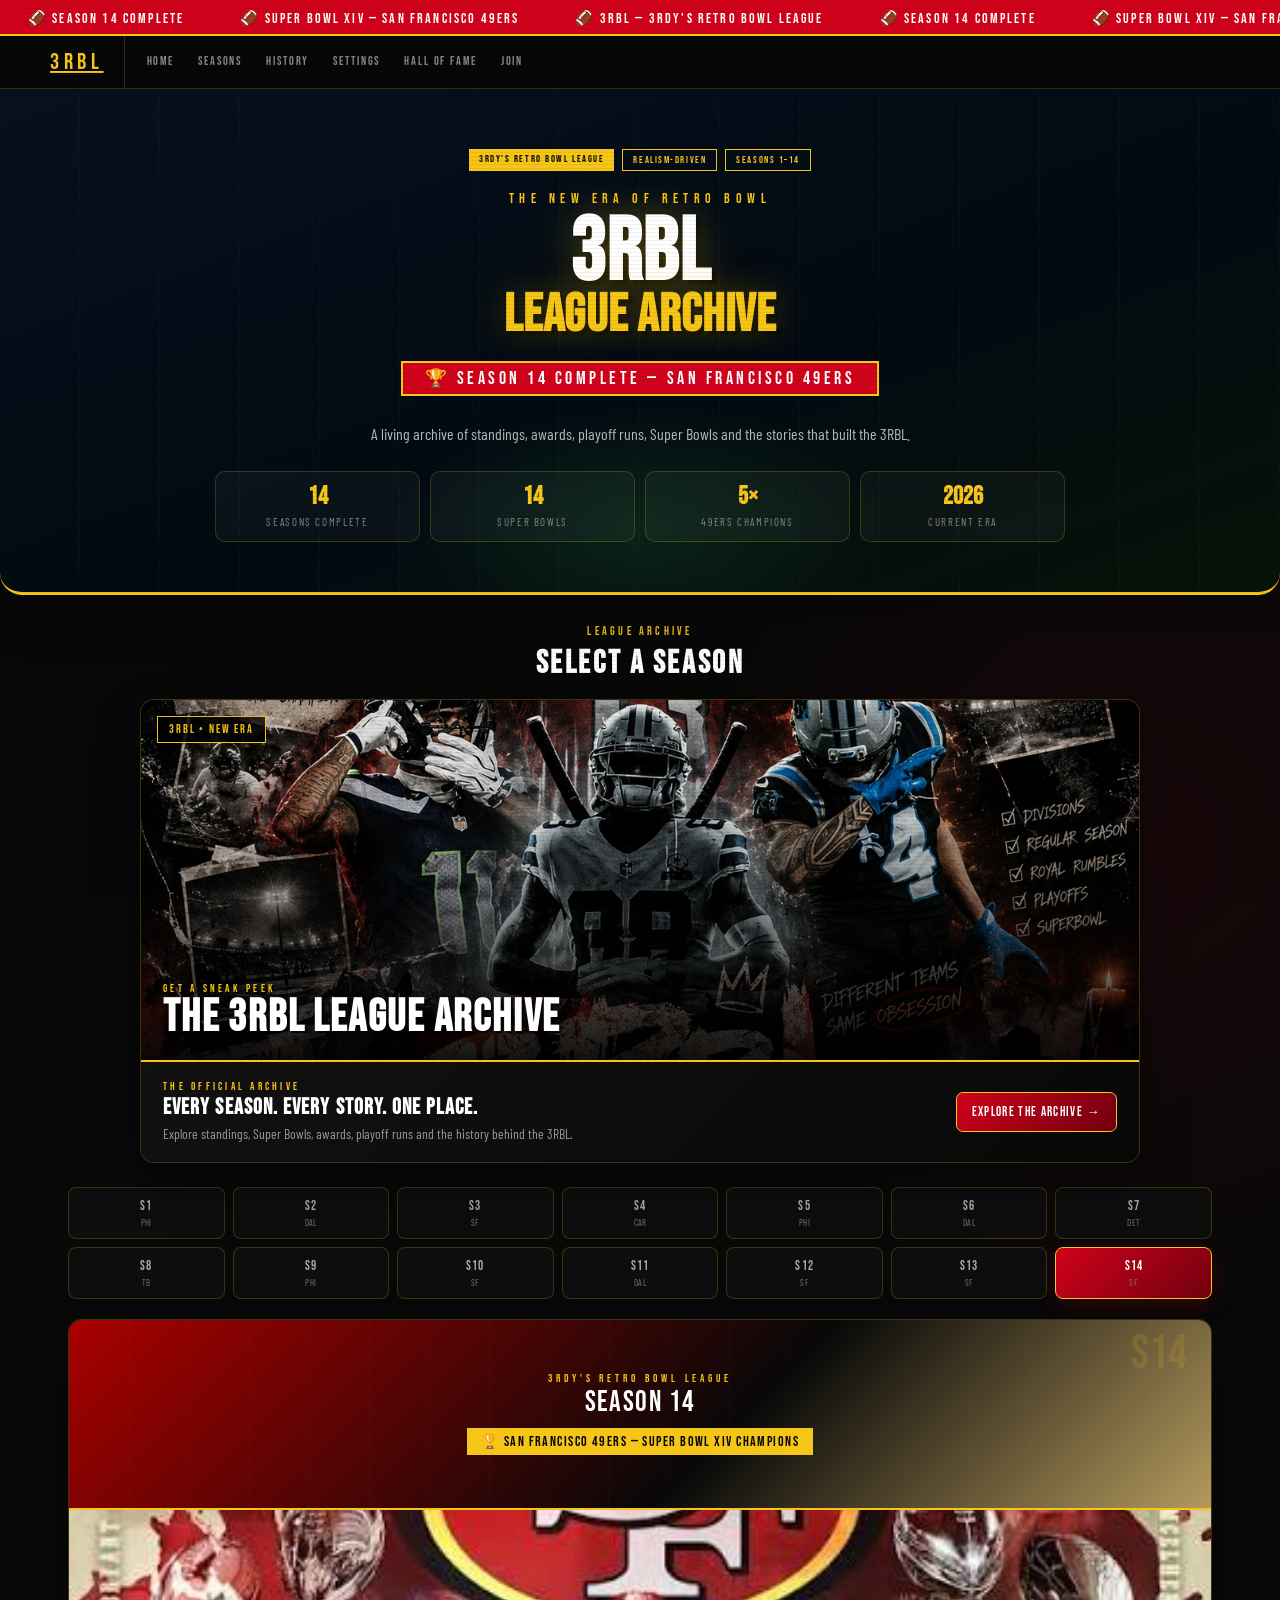
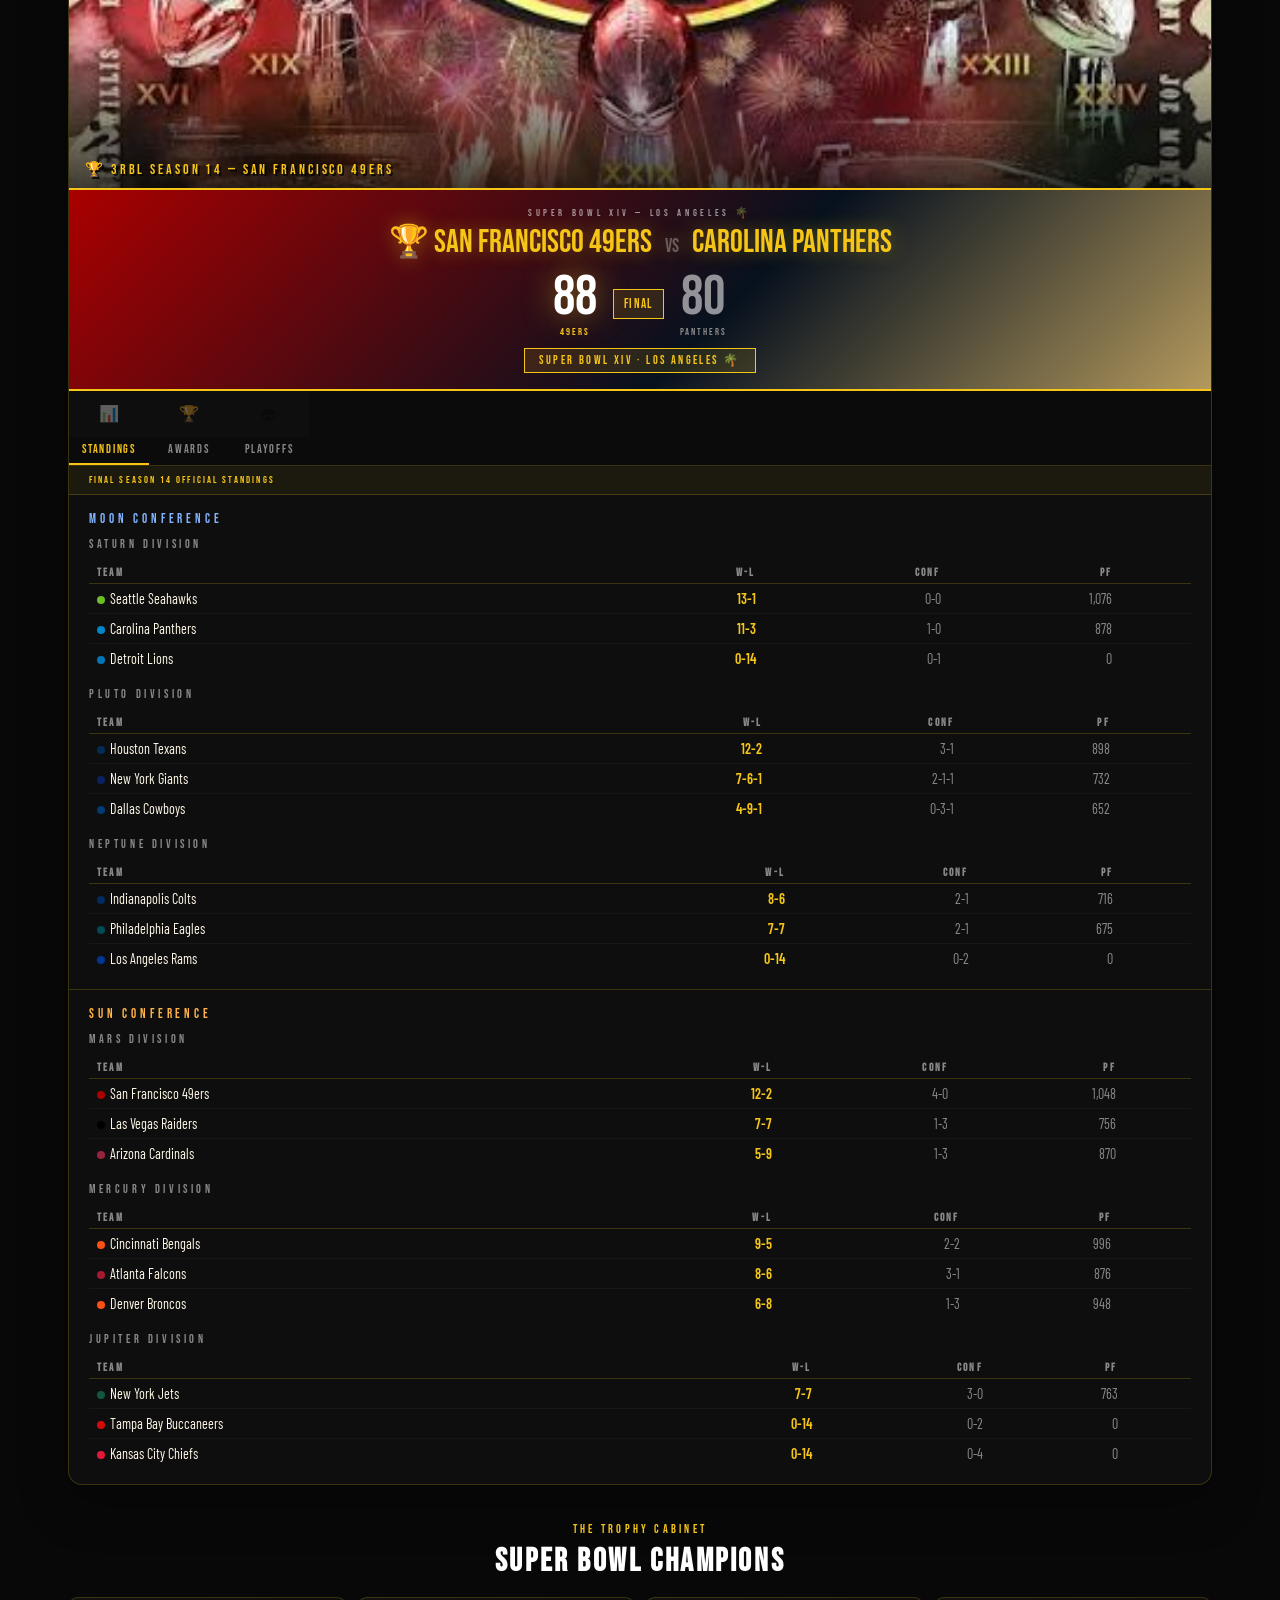
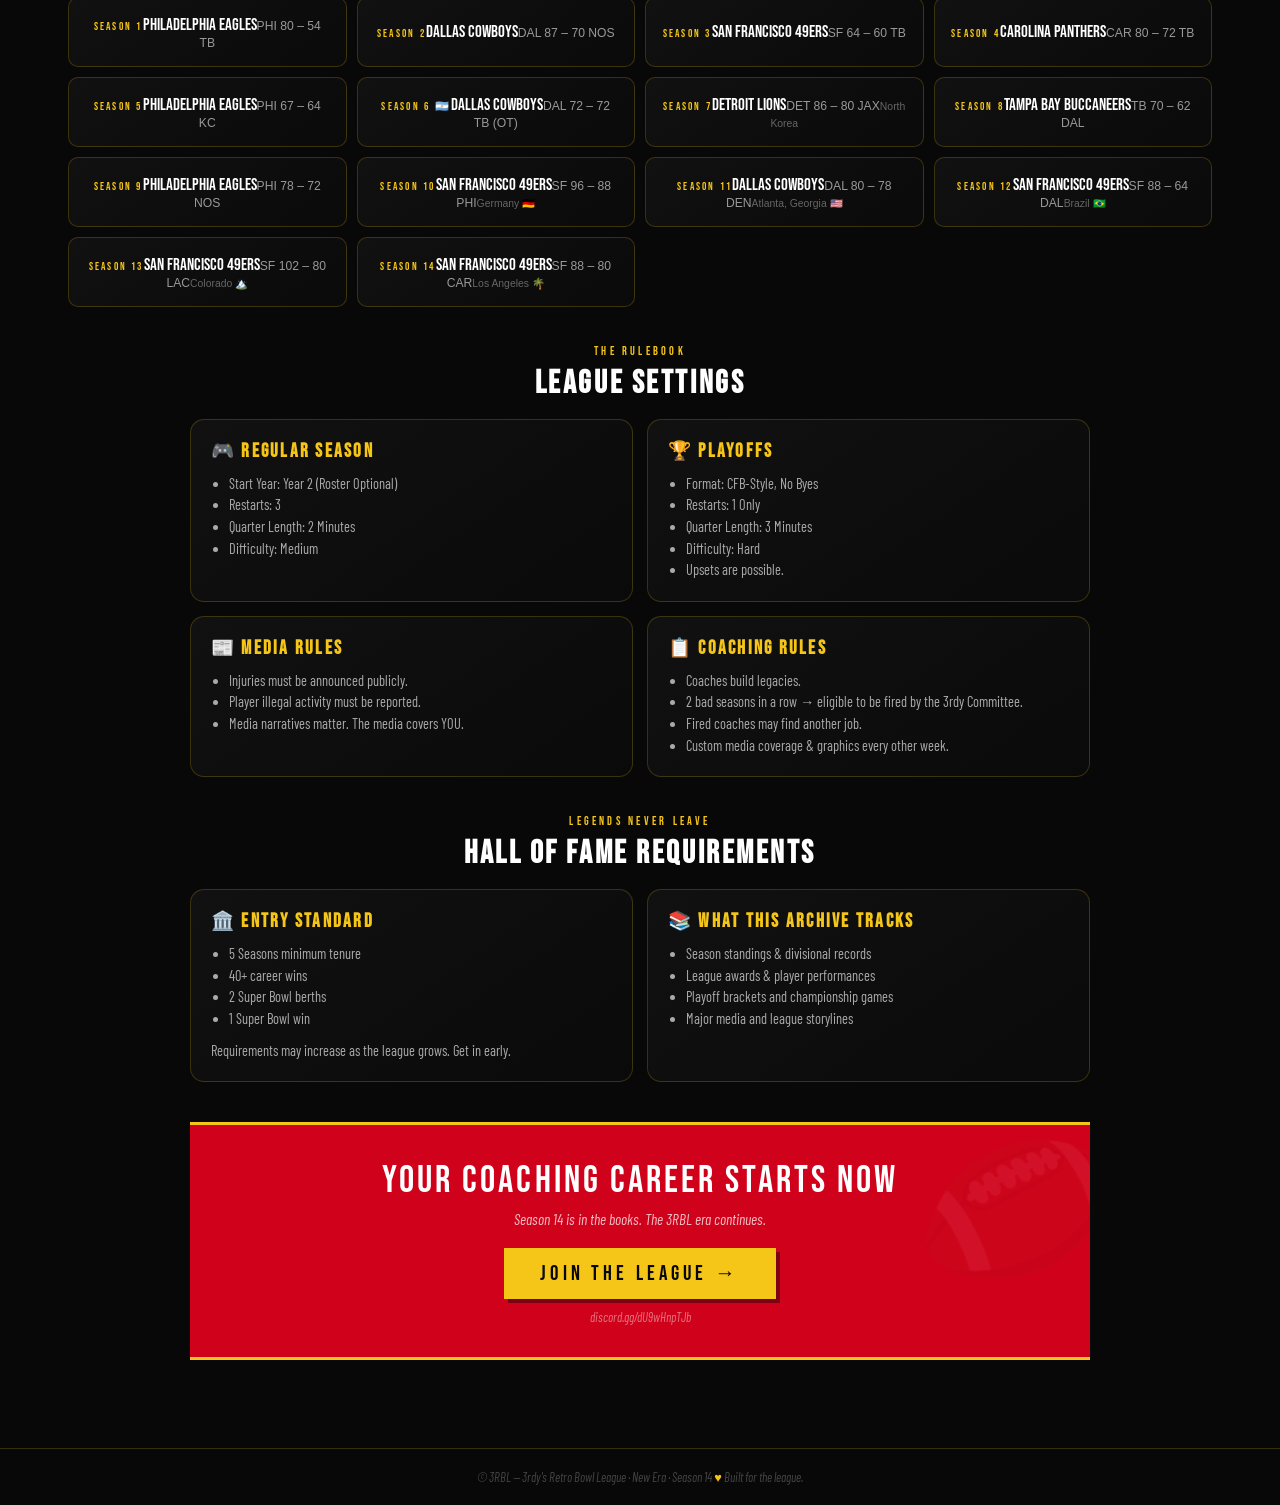
<file: index.html>
<!DOCTYPE html>
<html lang="en">
<head>
<meta charset="UTF-8">
<meta name="viewport" content="width=device-width, initial-scale=1.0">
<meta name="theme-color" content="#080808">
<meta name="description" content="3RBL, 3rdy's Retro Bowl League. Seasons 1–14, standings, awards, playoffs and Super Bowl history.">
<meta property="og:title" content="3RBL — 3rdy's Retro Bowl League">
<meta property="og:description" content="Explore the official 3RBL league archive, Super Bowls, seasons, standings, awards and the New Era.">
<meta property="og:type" content="website">
<meta property="og:url" content="https://3rdgearprod.github.io/3RBL-NEW-ERA/">
<meta property="og:image" content="https://3rdgearprod.github.io/3RBL-NEW-ERA/assets/images/3rbl-discord-preview.jpg">
<meta property="og:image:width" content="1200">
<meta property="og:image:height" content="630">
<meta property="og:image:type" content="image/jpeg">
<meta property="og:image:alt" content="3RBL New Era Halloween Retro Bowl League graphic">
<meta name="twitter:card" content="summary_large_image">
<meta name="twitter:title" content="3RBL — 3rdy's Retro Bowl League">
<meta name="twitter:description" content="The official 3RBL league archive. Seasons, Super Bowls, standings, awards and more.">
<meta name="twitter:image" content="https://3rdgearprod.github.io/3RBL-NEW-ERA/assets/images/3rbl-discord-preview.jpg">
<title>3RBL — 3rdy's Retro Bowl League</title>
<link rel="preconnect" href="https://fonts.googleapis.com">
<link rel="preconnect" href="https://fonts.gstatic.com" crossorigin>
<link href="https://fonts.googleapis.com/css2?family=Bebas+Neue&family=Barlow+Condensed:ital,wght@0,300;0,400;0,600;0,700;1,300;1,400;1,600&display=swap" rel="stylesheet">
<link rel="stylesheet" href="css/styles.css">
</head>
<body>
<div class="ticker"><div class="ticker-inner"><span>SEASON 14 COMPLETE</span><span>SUPER BOWL XIV — SAN FRANCISCO 49ERS</span><span>3RBL — 3RDY'S RETRO BOWL LEAGUE</span><span>SEASON 14 COMPLETE</span><span>SUPER BOWL XIV — SAN FRANCISCO 49ERS</span><span>3RBL — 3RDY'S RETRO BOWL LEAGUE</span></div></div>
<nav>
  <div class="nav-shell">
    <a class="nav-brand" href="#home">3RBL</a>
    <div class="nav-links">
      <a href="#home">HOME</a>
      <a href="#seasons">SEASONS</a>
      <a href="#history">HISTORY</a>
      <a href="#settings">SETTINGS</a>
      <a href="#hof">HALL OF FAME</a>
      <a href="#join">JOIN</a>
    </div>
  </div>
</nav>

<section id="home" class="hero">
  <div class="hero-inner">
    <div class="hero-badges"><span class="badge">3RDY'S RETRO BOWL LEAGUE</span><span class="badge outline">REALISM-DRIVEN</span><span class="badge outline">SEASONS 1–14</span></div>
    <div class="hero-eyebrow">THE NEW ERA OF RETRO BOWL</div>
    <h1 class="hero-title">3RBL <em>LEAGUE ARCHIVE</em></h1>
    <div class="hero-season-badge">🏆 SEASON 14 COMPLETE — SAN FRANCISCO 49ERS</div>
    <p class="hero-sub">A living archive of standings, awards, playoff runs, Super Bowls and the stories that built the 3RBL.</p>
    <div class="quick-stats">
      <div class="quick-stat"><b>14</b><span>Seasons Complete</span></div>
      <div class="quick-stat"><b>14</b><span>Super Bowls</span></div>
      <div class="quick-stat"><b>5×</b><span>49ers Champions</span></div>
      <div class="quick-stat"><b>2026</b><span>Current Era</span></div>
    </div>
  </div>
</section>

<main>
  <section id="seasons" class="section-wrap">
    <div class="section-kicker">LEAGUE ARCHIVE</div>
    <h2 class="section-heading">SELECT A SEASON</h2>
    <div class="website-preview">
      <div class="website-preview-media">
        <img src="assets/images/3rbl-website-preview.webp" alt="3RBL Retro Bowl League website preview" loading="eager" decoding="async">
        <div class="website-preview-shade"></div>
        <div class="website-preview-badge">3RBL • NEW ERA</div>
        <div class="website-preview-caption">
          <span>GET A SNEAK PEEK</span>
          <strong>THE 3RBL LEAGUE ARCHIVE</strong>
        </div>
      </div>
      <div class="website-preview-copy">
        <div>
          <div class="preview-kicker">THE OFFICIAL ARCHIVE</div>
          <h3>EVERY SEASON. EVERY STORY. ONE PLACE.</h3>
          <p>Explore standings, Super Bowls, awards, playoff runs and the history behind the 3RBL.</p>
        </div>
        <button class="preview-btn" onclick="document.getElementById('seasons').scrollIntoView({behavior:'smooth'})">EXPLORE THE ARCHIVE →</button>
      </div>
    </div>
    <div class="season-picker"><button class="season-pick" data-season="1" onclick="loadSeason(1)">S1<span class="pick-champ">PHI</span></button><button class="season-pick" data-season="2" onclick="loadSeason(2)">S2<span class="pick-champ">DAL</span></button><button class="season-pick" data-season="3" onclick="loadSeason(3)">S3<span class="pick-champ">SF</span></button><button class="season-pick" data-season="4" onclick="loadSeason(4)">S4<span class="pick-champ">CAR</span></button><button class="season-pick" data-season="5" onclick="loadSeason(5)">S5<span class="pick-champ">PHI</span></button><button class="season-pick" data-season="6" onclick="loadSeason(6)">S6<span class="pick-champ">DAL</span></button><button class="season-pick" data-season="7" onclick="loadSeason(7)">S7<span class="pick-champ">DET</span></button><button class="season-pick" data-season="8" onclick="loadSeason(8)">S8<span class="pick-champ">TB</span></button><button class="season-pick" data-season="9" onclick="loadSeason(9)">S9<span class="pick-champ">PHI</span></button><button class="season-pick" data-season="10" onclick="loadSeason(10)">S10<span class="pick-champ">SF</span></button><button class="season-pick" data-season="11" onclick="loadSeason(11)">S11<span class="pick-champ">DAL</span></button><button class="season-pick" data-season="12" onclick="loadSeason(12)">S12<span class="pick-champ">SF</span></button><button class="season-pick" data-season="13" onclick="loadSeason(13)">S13<span class="pick-champ">SF</span></button><button class="season-pick active" data-season="14" onclick="loadSeason(14)">S14<span class="pick-champ">SF</span></button></div>
    <div id="season-stage" class="season-stage"><div class="season-loading">LOADING SEASON 14…</div></div>
  </section>

  <section id="history" class="section-wrap" style="margin-top:38px">
    <div class="section-kicker">THE TROPHY CABINET</div>
    <h2 class="section-heading">SUPER BOWL CHAMPIONS</h2>
    <div class="history-grid"><button class="history-card" onclick="loadSeason(1)"><span class="yr">SEASON 1</span><span class="winner">Philadelphia Eagles</span><span class="score">PHI 80 – 54 TB</span></button><button class="history-card" onclick="loadSeason(2)"><span class="yr">SEASON 2</span><span class="winner">Dallas Cowboys</span><span class="score">DAL 87 – 70 NOS</span></button><button class="history-card" onclick="loadSeason(3)"><span class="yr">SEASON 3</span><span class="winner">San Francisco 49ers</span><span class="score">SF 64 – 60 TB</span></button><button class="history-card" onclick="loadSeason(4)"><span class="yr">SEASON 4</span><span class="winner">Carolina Panthers</span><span class="score">CAR 80 – 72 TB</span></button><button class="history-card" onclick="loadSeason(5)"><span class="yr">SEASON 5</span><span class="winner">Philadelphia Eagles</span><span class="score">PHI 67 – 64 KC</span></button><button class="history-card" onclick="loadSeason(6)"><span class="yr">SEASON 6 🇦🇷</span><span class="winner">Dallas Cowboys</span><span class="score">DAL 72 – 72 TB (OT)</span></button><button class="history-card" onclick="loadSeason(7)"><span class="yr">SEASON 7</span><span class="winner">Detroit Lions</span><span class="score">DET 86 – 80 JAX</span><span class="venue">North Korea</span></button><button class="history-card" onclick="loadSeason(8)"><span class="yr">SEASON 8</span><span class="winner">Tampa Bay Buccaneers</span><span class="score">TB 70 – 62 DAL</span></button><button class="history-card" onclick="loadSeason(9)"><span class="yr">SEASON 9</span><span class="winner">Philadelphia Eagles</span><span class="score">PHI 78 – 72 NOS</span></button><button class="history-card" onclick="loadSeason(10)"><span class="yr">SEASON 10</span><span class="winner">San Francisco 49ers</span><span class="score">SF 96 – 88 PHI</span><span class="venue">Germany 🇩🇪</span></button><button class="history-card" onclick="loadSeason(11)"><span class="yr">SEASON 11</span><span class="winner">Dallas Cowboys</span><span class="score">DAL 80 – 78 DEN</span><span class="venue">Atlanta, Georgia 🇺🇸</span></button><button class="history-card" onclick="loadSeason(12)"><span class="yr">SEASON 12</span><span class="winner">San Francisco 49ers</span><span class="score">SF 88 – 64 DAL</span><span class="venue">Brazil 🇧🇷</span></button><button class="history-card" onclick="loadSeason(13)"><span class="yr">SEASON 13</span><span class="winner">San Francisco 49ers</span><span class="score">SF 102 – 80 LAC</span><span class="venue">Colorado 🏔️</span></button><button class="history-card" onclick="loadSeason(14)"><span class="yr">SEASON 14</span><span class="winner">San Francisco 49ers</span><span class="score">SF 88 – 80 CAR</span><span class="venue">Los Angeles 🌴</span></button></div>
  </section>

  <section id="settings" class="section-wrap" style="margin-top:38px">
    <div class="section-kicker">THE RULEBOOK</div>
    <h2 class="section-heading">LEAGUE SETTINGS</h2>
    <div class="info-grid">
      <article class="info-card"><h3>🎮 REGULAR SEASON</h3><ul><li>Start Year: Year 2 (Roster Optional)</li><li>Restarts: 3</li><li>Quarter Length: 2 Minutes</li><li>Difficulty: Medium</li></ul></article>
      <article class="info-card"><h3>🏆 PLAYOFFS</h3><ul><li>Format: CFB-Style, No Byes</li><li>Restarts: 1 Only</li><li>Quarter Length: 3 Minutes</li><li>Difficulty: Hard</li><li>Upsets are possible.</li></ul></article>
      <article class="info-card"><h3>📰 MEDIA RULES</h3><ul><li>Injuries must be announced publicly.</li><li>Player illegal activity must be reported.</li><li>Media narratives matter. The media covers YOU.</li></ul></article>
      <article class="info-card"><h3>📋 COACHING RULES</h3><ul><li>Coaches build legacies.</li><li>2 bad seasons in a row → eligible to be fired by the 3rdy Committee.</li><li>Fired coaches may find another job.</li><li>Custom media coverage & graphics every other week.</li></ul></article>
    </div>
  </section>

  <section id="hof" class="section-wrap" style="margin-top:38px">
    <div class="section-kicker">LEGENDS NEVER LEAVE</div>
    <h2 class="section-heading">HALL OF FAME REQUIREMENTS</h2>
    <div class="info-grid">
      <article class="info-card"><h3>🏛️ ENTRY STANDARD</h3><ul><li>5 Seasons minimum tenure</li><li>40+ career wins</li><li>2 Super Bowl berths</li><li>1 Super Bowl win</li></ul><p style="margin-top:10px">Requirements may increase as the league grows. Get in early.</p></article>
      <article class="info-card"><h3>📚 WHAT THIS ARCHIVE TRACKS</h3><ul><li>Season standings & divisional records</li><li>League awards & player performances</li><li>Playoff brackets and championship games</li><li>Major media and league storylines</li></ul></article>
    </div>
  </section>

  <section id="join" class="cta-wrap">
    <div class="cta-block">
      <div class="cta-h">YOUR COACHING CAREER STARTS NOW</div>
      <div class="cta-sub">Season 14 is in the books. The 3RBL era continues.</div>
      <a class="cta-btn" href="https://discord.gg/dU9wHnpTJb" target="_blank" rel="noopener">JOIN THE LEAGUE →</a>
      <span class="cta-discord">discord.gg/dU9wHnpTJb</span>
    </div>
  </section>
</main>

<footer>© 3RBL — 3rdy's Retro Bowl League · New Era · Season 14 <span style="color:var(--gold)">♥</span> Built for the league.</footer>
<script src="js/app.js"></script>
</body>
</html>
</file>
<file: css/styles.css>
*,*::before,*::after{box-sizing:border-box;margin:0;padding:0}
:root{
  --gold:#F5C518;--gold2:#FFD700;--red:#D0021B;--red2:#FF1A30;
  --dark:#080808;--navy:#07111E;--panel:#0E0E0E;--panel2:#141414;
  --grass:#1A6B34;--grass2:#22904A;
  --cream:#FFF8E7;--dim:#888;--dimmer:#444;--border:rgba(245,197,24,0.2);
}
html{scroll-behavior:smooth}
body{background:var(--dark);color:var(--cream);font-family:'Barlow Condensed',sans-serif;overflow-x:hidden}
body::after{content:'';position:fixed;inset:0;background:repeating-linear-gradient(0deg,transparent,transparent 3px,rgba(0,0,0,0.06) 3px,rgba(0,0,0,0.06) 4px);pointer-events:none;z-index:9999}
.ticker{background:var(--red);border-bottom:2px solid var(--gold);overflow:hidden;padding:7px 0;position:sticky;top:0;z-index:100}
.ticker-inner{display:inline-flex;white-space:nowrap;animation:tick 28s linear infinite}
.ticker-inner span{font-family:'Bebas Neue',sans-serif;font-size:.9rem;letter-spacing:.15em;color:#fff;padding:0 28px}
.ticker-inner span::before{content:'🏈 '}
@keyframes tick{0%{transform:translateX(0)}100%{transform:translateX(-50%)}}
nav{background:rgba(8,8,8,.97);border-bottom:1px solid var(--border);padding:0 20px;display:flex;align-items:center;position:sticky;top:35px;z-index:99;backdrop-filter:blur(8px)}
.nav-brand{font-family:'Bebas Neue',sans-serif;font-size:1.3rem;letter-spacing:.2em;color:var(--gold);padding:12px 20px 12px 0;border-right:1px solid var(--border);margin-right:10px;white-space:nowrap}
.nav-links{display:flex;overflow-x:auto;scrollbar-width:none}
.nav-links::-webkit-scrollbar{display:none}
.nav-links a{font-family:'Bebas Neue',sans-serif;font-size:.85rem;letter-spacing:.15em;color:var(--dim);padding:13px 16px;text-decoration:none;border-bottom:2px solid transparent;white-space:nowrap;transition:color .2s,border-color .2s}
.nav-links a:hover,.nav-links a.active{color:var(--gold);border-bottom-color:var(--gold)}
.hero{background:linear-gradient(160deg,var(--navy) 0%,#020A12 55%,#071208 100%);padding:60px 20px 50px;text-align:center;position:relative;overflow:hidden;border-bottom:3px solid var(--gold)}
.hero::before{content:'';position:absolute;inset:0;background:repeating-linear-gradient(90deg,transparent 0,transparent 79px,rgba(255,255,255,.02) 79px,rgba(255,255,255,.02) 80px);pointer-events:none}
.hero::after{content:'';position:absolute;bottom:-60px;left:50%;transform:translateX(-50%);width:500px;height:250px;background:radial-gradient(ellipse,rgba(30,107,52,.25) 0%,transparent 70%);pointer-events:none}
.hero-badges{display:flex;justify-content:center;flex-wrap:wrap;gap:8px;margin-bottom:20px;position:relative;z-index:2}
.badge{background:var(--gold);color:var(--dark);font-family:'Bebas Neue',sans-serif;font-size:.65rem;letter-spacing:.15em;padding:4px 10px}
.badge.outline{background:transparent;color:var(--gold);border:1px solid var(--gold)}
.hero-eyebrow{font-family:'Bebas Neue',sans-serif;font-size:.85rem;letter-spacing:.4em;color:var(--gold);position:relative;z-index:2;margin-bottom:8px}
.hero-title{font-family:'Bebas Neue',sans-serif;font-size:clamp(3rem,12vw,5.5rem);line-height:.88;color:#fff;text-shadow:0 0 40px rgba(245,197,24,.35),4px 4px 0 rgba(0,0,0,.6);position:relative;z-index:2;margin-bottom:8px}
.hero-title em{color:var(--gold);font-style:normal;display:block;font-size:.6em}
.hero-season-badge{display:inline-block;background:var(--red);border:2px solid var(--gold);font-family:'Bebas Neue',sans-serif;font-size:1.1rem;letter-spacing:.2em;color:#fff;padding:5px 22px;margin:14px 0;position:relative;z-index:2;animation:pulse-b 2.5s ease-in-out infinite}
@keyframes pulse-b{0%,100%{box-shadow:0 0 0 0 rgba(245,197,24,.5)}50%{box-shadow:0 0 0 8px rgba(245,197,24,0)}}
.sb-banner{background:linear-gradient(135deg,var(--grass) 0%,var(--grass2) 100%);border:2px solid var(--gold2);padding:16px 24px;margin:0 auto 16px;max-width:600px;position:relative;z-index:2;animation:glow-g 3s ease-in-out infinite}
@keyframes glow-g{0%,100%{box-shadow:0 0 0 rgba(34,144,74,0)}50%{box-shadow:0 0 20px rgba(34,144,74,.4)}}
.sb-banner .sb-label{font-family:'Bebas Neue',sans-serif;font-size:.7rem;letter-spacing:.3em;color:rgba(255,255,255,.7);display:block;margin-bottom:4px}
.sb-banner .sb-main{font-family:'Bebas Neue',sans-serif;font-size:clamp(1.2rem,4vw,1.8rem);color:#fff;text-shadow:2px 2px 0 rgba(0,0,0,.5)}
.sb-banner .sb-sub{font-size:.85rem;font-style:italic;color:rgba(255,255,255,.8);margin-top:4px}
.hero-vibe{font-size:1rem;font-style:italic;color:var(--dim);position:relative;z-index:2}
.slots-bar{background:var(--gold);color:var(--dark);text-align:center;padding:12px;font-family:'Bebas Neue',sans-serif;font-size:1.25rem;letter-spacing:.15em;animation:flicker 6s ease-in-out infinite}
@keyframes flicker{0%,96%,100%{opacity:1}97%{opacity:.6}98%{opacity:1}99%{opacity:.4}}
.section-title{font-family:'Bebas Neue',sans-serif;font-size:2rem;letter-spacing:.2em;color:var(--gold);border-bottom:2px solid var(--border);padding-bottom:10px;margin-bottom:24px;display:flex;align-items:center;gap:12px}
.section-title span{font-size:.8rem;color:var(--dim);font-family:'Barlow Condensed',sans-serif;font-style:italic;font-weight:400}
.card{background:var(--panel);border:1px solid var(--border);border-left:4px solid var(--gold);padding:20px;margin-bottom:12px}
.card.red-left{border-left-color:var(--red)}.card.grass-left{border-left-color:var(--grass2)}
.card-title{font-family:'Bebas Neue',sans-serif;font-size:1.1rem;letter-spacing:.2em;color:var(--gold);margin-bottom:12px;padding-bottom:8px;border-bottom:1px solid var(--border)}
.card-title.red{color:var(--red2)}
.season-card{background:var(--panel);border:1px solid var(--border);margin-bottom:32px;overflow:hidden}
.season-header{background:linear-gradient(135deg,var(--navy) 0%,#030D1A 100%);border-bottom:2px solid var(--gold);padding:20px 24px;position:relative;overflow:hidden}
.season-header::before{content:'';position:absolute;inset:0;background:repeating-linear-gradient(90deg,transparent 0,transparent 59px,rgba(255,255,255,.02) 59px,rgba(255,255,255,.02) 60px)}
.season-num{font-family:'Bebas Neue',sans-serif;font-size:3rem;color:rgba(245,197,24,.15);position:absolute;right:24px;top:10px;line-height:1;pointer-events:none}
.season-eyebrow{font-family:'Bebas Neue',sans-serif;font-size:.7rem;letter-spacing:.35em;color:var(--gold);margin-bottom:4px}
.season-title{font-family:'Bebas Neue',sans-serif;font-size:1.8rem;color:#fff;letter-spacing:.05em;line-height:1}
.season-champ{display:inline-flex;align-items:center;background:var(--gold);color:var(--dark);font-family:'Bebas Neue',sans-serif;font-size:.9rem;letter-spacing:.1em;padding:5px 14px;margin-top:10px}

/* ── BANNER IMAGE ZONE ── */
.season-img-wrap{position:relative;width:100%;height:200px;overflow:hidden;border-bottom:2px solid var(--gold);background:rgba(7,17,30,.6)}
.s-hero-img{width:100%;height:100%;object-fit:cover;display:block;transition:transform .4s}
.season-img-wrap:hover .s-hero-img{transform:scale(1.03)}
.season-img-overlay{position:absolute;inset:0;background:linear-gradient(to top,rgba(8,8,8,.75) 0%,transparent 55%);pointer-events:none}
.season-img-caption{position:absolute;bottom:10px;left:16px;font-family:'Bebas Neue',sans-serif;font-size:.68rem;letter-spacing:.2em;color:rgba(255,255,255,.4);pointer-events:none}
.season-img-placeholder{width:100%;height:100%;display:flex;flex-direction:column;align-items:center;justify-content:center;gap:8px;cursor:pointer;transition:background .2s;border:2px dashed rgba(245,197,24,.12)}
.season-img-placeholder:hover{background:rgba(245,197,24,.04)}
.season-img-placeholder .ph-icon{font-size:2.2rem;opacity:.25}
.season-img-placeholder .ph-text{font-family:'Bebas Neue',sans-serif;font-size:.68rem;letter-spacing:.2em;color:var(--dimmer)}
.season-img-edit{position:absolute;top:10px;right:10px;background:rgba(0,0,0,.8);border:1px solid var(--gold);color:var(--gold);font-family:'Bebas Neue',sans-serif;font-size:.6rem;letter-spacing:.12em;padding:5px 10px;cursor:pointer;opacity:0;transition:opacity .2s;z-index:5}
.season-img-wrap:hover .season-img-edit{opacity:1}

/* ── TABS WITH THUMBNAIL STRIP ── */
.tab-row{display:flex;border-bottom:1px solid var(--border);overflow-x:auto;scrollbar-width:none;background:rgba(0,0,0,.25)}
.tab-row::-webkit-scrollbar{display:none}
.tab-btn{display:flex;flex-direction:column;align-items:center;padding:0;background:none;border:none;border-bottom:2px solid transparent;cursor:pointer;transition:border-color .2s;flex-shrink:0;min-width:80px;overflow:hidden}
.tab-btn.active,.tab-btn:hover{border-bottom-color:var(--gold)}
.tab-thumb{width:100%;height:46px;object-fit:cover;display:block;opacity:.5;filter:grayscale(50%);transition:opacity .2s,filter .2s}
.tab-btn.active .tab-thumb,.tab-btn:hover .tab-thumb{opacity:1;filter:none}
.tab-thumb-ph{width:100%;height:46px;background:var(--panel2);display:flex;align-items:center;justify-content:center;font-size:1rem;opacity:.35}
.tab-label{font-family:'Bebas Neue',sans-serif;font-size:.72rem;letter-spacing:.15em;color:var(--dim);padding:6px 12px 7px;transition:color .2s;white-space:nowrap}
.tab-btn.active .tab-label,.tab-btn:hover .tab-label{color:var(--gold)}
.tab-add-btn{margin-left:auto;min-width:58px}
.tab-content{display:none}.tab-content.active{display:block}

/* ── IMAGE MODAL ── */
.img-modal{display:none;position:fixed;inset:0;background:rgba(0,0,0,.88);z-index:2000;align-items:center;justify-content:center;backdrop-filter:blur(6px)}
.img-modal.open{display:flex}
.img-modal-box{background:var(--panel);border:2px solid var(--gold);padding:24px;max-width:440px;width:92%;position:relative}
.img-modal-title{font-family:'Bebas Neue',sans-serif;font-size:.95rem;letter-spacing:.18em;color:var(--gold);margin-bottom:16px}
.img-modal-close{position:absolute;top:10px;right:14px;background:none;border:none;color:var(--dim);font-size:1.4rem;cursor:pointer;line-height:1;transition:color .2s}
.img-modal-close:hover{color:#fff}
.img-input-lbl{font-family:'Bebas Neue',sans-serif;font-size:.6rem;letter-spacing:.2em;color:var(--dim);display:block;margin-bottom:5px}
.img-url-input{width:100%;background:var(--panel2);border:1px solid var(--border);color:var(--cream);font-family:'Barlow Condensed',sans-serif;font-size:.9rem;padding:9px 12px;outline:none;transition:border-color .2s;margin-bottom:10px}
.img-url-input:focus{border-color:var(--gold)}
.img-url-input::placeholder{color:var(--dimmer);font-style:italic}
.img-or{text-align:center;color:var(--dimmer);font-family:'Bebas Neue',sans-serif;font-size:.7rem;letter-spacing:.2em;margin:6px 0}
.img-file-lbl{display:block;background:rgba(245,197,24,.07);border:1px dashed rgba(245,197,24,.25);color:var(--cream);font-family:'Bebas Neue',sans-serif;font-size:.7rem;letter-spacing:.15em;padding:10px 16px;cursor:pointer;transition:background .2s;text-align:center}
.img-file-lbl:hover{background:rgba(245,197,24,.14)}
.img-file-input{display:none}
.img-preview{width:100%;height:88px;object-fit:cover;margin-top:10px;border:1px solid var(--border);display:none}
.img-preview.show{display:block}
.img-modal-btns{display:flex;gap:8px;margin-top:14px}
.img-apply{flex:1;background:var(--gold);color:var(--dark);font-family:'Bebas Neue',sans-serif;font-size:.85rem;letter-spacing:.15em;border:none;padding:11px;cursor:pointer}
.img-apply:hover{opacity:.85}
.img-clear{background:var(--panel2);color:var(--dim);font-family:'Bebas Neue',sans-serif;font-size:.85rem;letter-spacing:.12em;border:1px solid var(--border);padding:11px 16px;cursor:pointer}
.img-clear:hover{color:#fff}
.img-which-row{display:flex;gap:6px;margin-bottom:12px;flex-wrap:wrap}
.img-which-btn{background:var(--panel2);border:1px solid var(--border);color:var(--dim);font-family:'Bebas Neue',sans-serif;font-size:.65rem;letter-spacing:.1em;padding:5px 10px;cursor:pointer;transition:all .2s}
.img-which-btn.sel{background:rgba(245,197,24,.15);border-color:var(--gold);color:var(--gold)}

/* STANDINGS */
.conf-block{padding:16px 20px;border-bottom:1px solid var(--border)}.conf-block:last-child{border-bottom:none}
.conf-label{font-family:'Bebas Neue',sans-serif;font-size:.8rem;letter-spacing:.3em;margin-bottom:10px;display:flex;align-items:center;gap:8px}
.conf-label.moon{color:#82B4FF}.conf-label.sun{color:#FFB347}
table.standings{width:100%;border-collapse:collapse;font-size:.88rem}
table.standings th{font-family:'Bebas Neue',sans-serif;font-size:.7rem;letter-spacing:.2em;color:var(--dim);padding:4px 8px;text-align:left;border-bottom:1px solid var(--border)}
table.standings th:not(:first-child){text-align:right}
table.standings td{padding:6px 8px;border-bottom:1px solid rgba(255,255,255,.04)}
table.standings tr:last-child td{border-bottom:none}
table.standings td:not(:first-child){text-align:right;color:var(--dim)}
table.standings td.record{color:var(--gold);font-weight:600}
.tdot{width:8px;height:8px;border-radius:50%;display:inline-block;margin-right:5px;vertical-align:middle;flex-shrink:0}
.awards-grid{display:grid;grid-template-columns:1fr 1fr;gap:10px;padding:16px 20px}
@media(max-width:480px){.awards-grid,.allpro-grid{grid-template-columns:1fr}}
.award-item{background:var(--panel2);border:1px solid var(--border);padding:12px 14px}
.award-label{font-family:'Bebas Neue',sans-serif;font-size:.65rem;letter-spacing:.2em;color:var(--gold);display:block;margin-bottom:4px}
.award-name{font-size:.9rem;font-weight:600;color:#fff;line-height:1.2}
.award-stat{font-size:.78rem;font-style:italic;color:var(--dim);margin-top:3px;line-height:1.3}
.award-item.full{grid-column:1/-1}
.allpro-grid{display:grid;grid-template-columns:1fr 1fr;gap:8px;padding:16px 20px}
.allpro-item{background:var(--panel2);border:1px solid rgba(255,255,255,.06);padding:10px 12px;display:flex;align-items:center;gap:10px}
.allpro-pos{font-family:'Bebas Neue',sans-serif;font-size:.65rem;letter-spacing:.2em;color:var(--gold);width:36px;flex-shrink:0}
.allpro-name{font-size:.88rem;font-weight:600;color:#fff;line-height:1.2}
.allpro-team{font-size:.75rem;font-style:italic;color:var(--dim)}
.playoff-block{padding:16px 20px;border-top:1px solid var(--border)}
.playoff-title{font-family:'Bebas Neue',sans-serif;font-size:.75rem;letter-spacing:.3em;color:var(--dim);margin-bottom:10px}
.game-row{display:flex;align-items:center;gap:8px;margin-bottom:6px;font-size:.88rem;flex-wrap:wrap}
.game-seed{font-family:'Bebas Neue',sans-serif;font-size:.7rem;color:var(--dim);width:20px;flex-shrink:0}
.game-team{font-weight:600;color:var(--cream)}
.game-score{font-family:'Bebas Neue',sans-serif;font-size:1rem;color:var(--gold);padding:0 6px}
.game-score.win{color:#4CAF50}.game-row .sep{color:var(--dimmer)}
.final-game{background:linear-gradient(135deg,rgba(245,197,24,.08) 0%,transparent 100%);border:1px solid var(--gold);padding:10px 14px;margin-bottom:6px}
.final-game .game-team{color:var(--gold)}
.settings-grid{display:grid;grid-template-columns:1fr 1fr;gap:10px}
@media(max-width:480px){.settings-grid{grid-template-columns:1fr}}
.stat-box{background:var(--panel2);border:1px solid rgba(255,255,255,.06);padding:12px 14px}
.stat-box .slabel{font-family:'Bebas Neue',sans-serif;font-size:.6rem;letter-spacing:.2em;color:var(--gold);display:block;margin-bottom:3px}
.stat-box .sval{font-size:.95rem;font-weight:600;color:#fff}
.hof-section{background:linear-gradient(135deg,rgba(245,197,24,.06) 0%,transparent 100%);border:2px solid var(--gold);padding:24px;margin-top:32px;text-align:center}
.hof-title{font-family:'Bebas Neue',sans-serif;font-size:1.8rem;letter-spacing:.25em;color:var(--gold2);text-shadow:0 0 20px rgba(245,197,24,.4);margin-bottom:16px}
.hof-grid{display:grid;grid-template-columns:repeat(2,1fr);gap:8px;margin-bottom:12px}
.hof-req{background:rgba(245,197,24,.07);border:1px solid rgba(245,197,24,.25);padding:10px;font-family:'Bebas Neue',sans-serif;font-size:.9rem;letter-spacing:.1em;color:var(--cream)}
.hof-req small{display:block;font-family:'Barlow Condensed',sans-serif;font-size:.7rem;color:var(--dim);letter-spacing:.05em;font-style:italic;font-weight:400;margin-top:2px}
.rule-list{list-style:none}
.rule-list li{padding:8px 0;border-bottom:1px solid rgba(255,255,255,.05);font-size:.9rem;display:flex;gap:10px;align-items:flex-start;line-height:1.4}
.rule-list li:last-child{border-bottom:none}
.rule-list li .ico{flex-shrink:0;margin-top:1px}
.rule-list li strong{color:var(--gold)}.hl{color:#FF5555;font-weight:700}
.cta-block{background:var(--red);border-top:3px solid var(--gold);border-bottom:3px solid var(--gold);padding:32px 20px;text-align:center;position:relative;overflow:hidden;margin-top:40px}
.cta-block::before{content:'🏈';position:absolute;font-size:9rem;opacity:.06;top:-10px;right:-20px;transform:rotate(20deg);pointer-events:none}
.cta-h{font-family:'Bebas Neue',sans-serif;font-size:clamp(1.6rem,5vw,2.4rem);letter-spacing:.08em;color:#fff;margin-bottom:6px}
.cta-sub{font-size:.95rem;font-style:italic;color:rgba(255,255,255,.75);margin-bottom:20px}
.cta-btn{display:inline-block;background:var(--gold);color:var(--dark);font-family:'Bebas Neue',sans-serif;font-size:1.3rem;letter-spacing:.2em;padding:13px 36px;text-decoration:none;box-shadow:4px 4px 0 rgba(0,0,0,.4);transition:transform .12s,box-shadow .12s}
.cta-btn:hover{transform:translate(-2px,-2px);box-shadow:6px 6px 0 rgba(0,0,0,.5)}
.cta-discord{display:block;margin-top:10px;font-size:.8rem;color:rgba(255,255,255,.45);font-style:italic}
footer{text-align:center;padding:20px;border-top:1px solid var(--border);font-size:.8rem;font-style:italic;color:var(--dimmer)}
.record-badge{font-family:'Bebas Neue',sans-serif;font-size:.75rem;background:var(--gold);color:var(--dark);padding:1px 6px;margin-left:6px}
.record-badge.champ{background:var(--red);color:#fff}
.afk-row td{opacity:.4;font-style:italic}
.dal{background:#003B75}.phi{background:#004C54}.nos{background:#8B7D5B}.tb{background:#D50A0A}
.kc{background:#E31837}.car{background:#0085CA}.lac{background:#002A5E}.ne{background:#002244}
.lar{background:#003594}.det{background:#0076B6}.den{background:#FB4F14}.arz{background:#97233F}
.nyg{background:#0B2265}.nyj{background:#125740}.sf{background:#AA0000}.cin{background:#FB4F14}
.hou{background:#03202F}.atl{background:#A71930}.ten{background:#4B92DB}.jax{background:#006778}
.chi{background:#0B162A}.pit{background:#FFB612}

.roll-year{font-family:'Bebas Neue',sans-serif;font-size:.65rem;letter-spacing:.2em;color:var(--dim)}
.roll-team{font-family:'Bebas Neue',sans-serif;font-size:1rem;color:var(--gold);margin:4px 0}
.roll-score{font-size:.75rem;color:var(--dim)}


/* =========================================================
   3RBL RESTRUCTURED SITE OVERRIDES
   Content lives in /seasons and championship images live in
   /assets/images. Keep this layer for site-wide presentation.
   ========================================================= */
:root{
  --max:1180px;
  --radius:14px;
  --shadow:0 18px 50px rgba(0,0,0,.32);
}
body{background:
  radial-gradient(circle at 15% 0%,rgba(245,197,24,.06),transparent 28rem),
  radial-gradient(circle at 90% 18%,rgba(208,2,27,.08),transparent 30rem),
  var(--dark);
}
main{max-width:var(--max);margin:0 auto;padding:0 18px 60px}
.nav-shell{width:100%;max-width:var(--max);margin:0 auto;display:flex;align-items:center}
nav{padding:0 18px}
.nav-brand{font-size:1.45rem}
.nav-links a{font-size:.78rem;padding-inline:12px}
.nav-links a.season-link{color:#aaa}
.hero{border-radius:0 0 22px 22px;box-shadow:var(--shadow);margin-bottom:24px}
.hero-inner{max-width:900px;margin:0 auto;position:relative;z-index:2}
.hero-copy{max-width:760px;margin:0 auto}
.hero-title{letter-spacing:.01em}
.hero-sub{font-size:1rem;color:#b9b9b9;max-width:640px;margin:12px auto 0;line-height:1.45}
.quick-stats{display:grid;grid-template-columns:repeat(4,1fr);gap:10px;max-width:850px;margin:26px auto 0;position:relative;z-index:2}
.quick-stat{background:rgba(255,255,255,.035);border:1px solid var(--border);padding:13px 10px;border-radius:10px}
.quick-stat b{display:block;font-family:'Bebas Neue',sans-serif;font-size:1.55rem;color:var(--gold);line-height:1}
.quick-stat span{display:block;font-size:.68rem;letter-spacing:.15em;color:#888;margin-top:5px;text-transform:uppercase}
.section-wrap{max-width:var(--max);margin:0 auto}
.section-kicker{font-family:'Bebas Neue',sans-serif;color:var(--gold);letter-spacing:.28em;font-size:.72rem;text-align:center;margin:30px 0 6px}
.section-heading{text-align:center;font-family:'Bebas Neue',sans-serif;font-size:2rem;letter-spacing:.08em;color:#fff;margin-bottom:16px}
.season-picker{display:grid;grid-template-columns:repeat(7,1fr);gap:8px;margin:0 auto 20px}
.season-pick{appearance:none;border:1px solid var(--border);background:#0d0d0d;color:#aaa;padding:10px 6px;font-family:'Bebas Neue',sans-serif;letter-spacing:.08em;cursor:pointer;border-radius:8px;transition:.18s ease}
.season-pick:hover{color:#fff;border-color:rgba(245,197,24,.55);transform:translateY(-1px)}
.season-pick.active{background:linear-gradient(135deg,var(--red),#70000e);border-color:var(--gold);color:#fff;box-shadow:0 7px 20px rgba(208,2,27,.18)}
.season-pick .pick-champ{display:block;font-family:'Barlow Condensed',sans-serif;font-size:.55rem;color:#777;margin-top:3px;letter-spacing:.03em;white-space:nowrap;overflow:hidden;text-overflow:ellipsis}
.season-stage{min-height:260px}
.season-loading{border:1px dashed var(--border);border-radius:var(--radius);padding:60px 20px;text-align:center;color:#777;font-family:'Bebas Neue',sans-serif;letter-spacing:.2em}
.season-view{max-width:none!important;margin:0!important;padding:0!important}
.season-card{box-shadow:var(--shadow);border-radius:var(--radius);overflow:hidden}
.season-header{min-height:190px;display:flex;flex-direction:column;justify-content:center;align-items:center;text-align:center;padding:28px 18px!important}
.season-img-wrap{height:280px!important}
.s-hero-img{width:100%;height:100%;object-fit:cover;display:block}
.tab-content{animation:fadeIn .2s ease}
@keyframes fadeIn{from{opacity:.3;transform:translateY(3px)}to{opacity:1;transform:none}}
.history-grid{display:grid;grid-template-columns:repeat(4,1fr);gap:10px}
.history-card{background:linear-gradient(145deg,#111,#0a0a0a);border:1px solid var(--border);padding:16px;border-radius:10px;cursor:pointer;transition:.18s ease}
.history-card:hover{transform:translateY(-2px);border-color:rgba(245,197,24,.55)}
.history-card .yr{font-family:'Bebas Neue',sans-serif;color:var(--gold);font-size:.7rem;letter-spacing:.2em}
.history-card .winner{font-family:'Bebas Neue',sans-serif;color:#fff;font-size:1.08rem;margin:5px 0}
.history-card .score{font-size:.76rem;color:#999}
.history-card .venue{font-size:.65rem;color:#666;margin-top:5px}
.info-grid{display:grid;grid-template-columns:1fr 1fr;gap:14px;max-width:900px;margin:0 auto}
.info-card{background:linear-gradient(145deg,#111,#0a0a0a);border:1px solid var(--border);border-radius:var(--radius);padding:20px}
.info-card h3{font-family:'Bebas Neue',sans-serif;color:var(--gold);letter-spacing:.12em;margin-bottom:10px}
.info-card p,.info-card li{color:#aaa;line-height:1.5;font-size:.9rem}
.info-card ul{padding-left:18px}
.cta-wrap{max-width:900px;margin:28px auto 0}
footer{margin-top:28px!important}
@media(max-width:850px){
  .quick-stats{grid-template-columns:repeat(2,1fr)}
  .season-picker{grid-template-columns:repeat(5,1fr)}
  .history-grid{grid-template-columns:repeat(2,1fr)}
}
@media(max-width:560px){
  main{padding-inline:10px}
  nav{padding-inline:8px}
  .nav-brand{font-size:1.15rem;padding-right:10px}
  .nav-links a{padding-inline:9px;font-size:.7rem}
  .hero{padding:42px 14px 34px}
  .hero-title{font-size:clamp(2.8rem,18vw,4.3rem)}
  .season-picker{grid-template-columns:repeat(4,1fr)}
  .history-grid,.info-grid{grid-template-columns:1fr}
  .season-img-wrap{height:220px!important}
}

/* 3RBL website sneak-peek */
.website-preview{max-width:1000px;margin:0 auto 24px;background:linear-gradient(145deg,#101010,#080808);border:1px solid var(--border);border-radius:var(--radius);overflow:hidden;box-shadow:var(--shadow);position:relative}
.website-preview-media{height:360px;position:relative;overflow:hidden;background:#050505}
.website-preview-media img{width:100%;height:100%;object-fit:cover;object-position:center center;display:block;transition:transform .5s ease}
.website-preview:hover .website-preview-media img{transform:scale(1.025)}
.website-preview-shade{position:absolute;inset:0;background:linear-gradient(180deg,rgba(0,0,0,.05) 20%,rgba(0,0,0,.22) 45%,rgba(0,0,0,.9) 100%);pointer-events:none}
.website-preview-badge{position:absolute;top:16px;left:16px;background:rgba(0,0,0,.78);border:1px solid var(--gold);color:var(--gold);padding:6px 11px;font-family:'Bebas Neue',sans-serif;font-size:.72rem;letter-spacing:.16em}
.website-preview-caption{position:absolute;left:22px;bottom:20px;display:flex;flex-direction:column;gap:2px;text-shadow:2px 2px 0 rgba(0,0,0,.75)}
.website-preview-caption span,.preview-kicker{font-family:'Bebas Neue',sans-serif;font-size:.68rem;letter-spacing:.3em;color:var(--gold)}
.website-preview-caption strong{font-family:'Bebas Neue',sans-serif;font-size:clamp(1.7rem,4vw,2.8rem);letter-spacing:.04em;color:#fff;line-height:.95}
.website-preview-copy{display:flex;align-items:center;justify-content:space-between;gap:20px;padding:18px 22px;border-top:2px solid var(--gold);background:linear-gradient(135deg,#111,#080808)}
.website-preview-copy h3{font-family:'Bebas Neue',sans-serif;font-size:1.35rem;color:#fff;letter-spacing:.05em;margin:2px 0 4px}
.website-preview-copy p{color:#999;font-size:.85rem;margin:0;max-width:650px;line-height:1.45}
.preview-btn{flex:0 0 auto;appearance:none;border:1px solid var(--gold);background:linear-gradient(135deg,var(--red),#70000e);color:#fff;border-radius:7px;padding:11px 15px;font-family:'Bebas Neue',sans-serif;letter-spacing:.1em;cursor:pointer;transition:.18s ease}
.preview-btn:hover{transform:translateY(-1px);box-shadow:0 8px 20px rgba(208,2,27,.2)}
@media(max-width:700px){.website-preview-media{height:280px}.website-preview-copy{flex-direction:column;align-items:stretch}.preview-btn{width:100%}}
</file>
